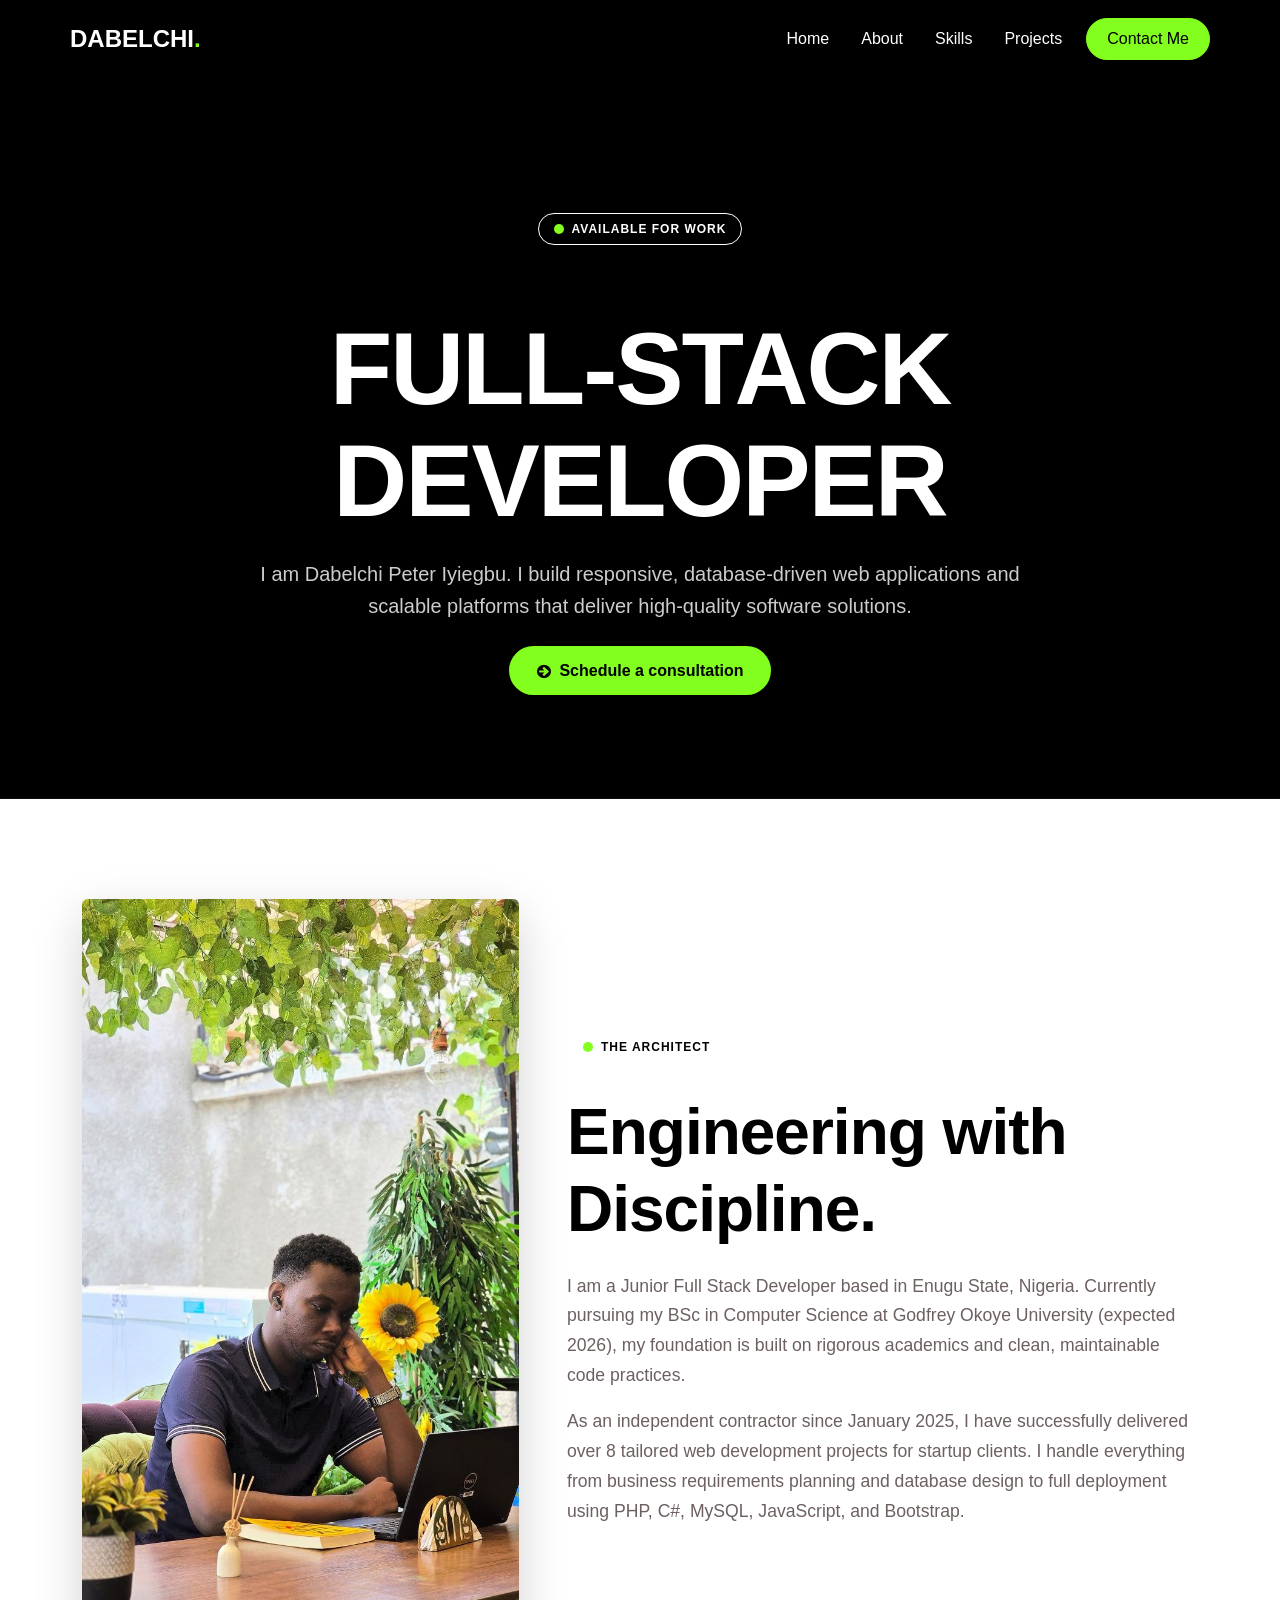
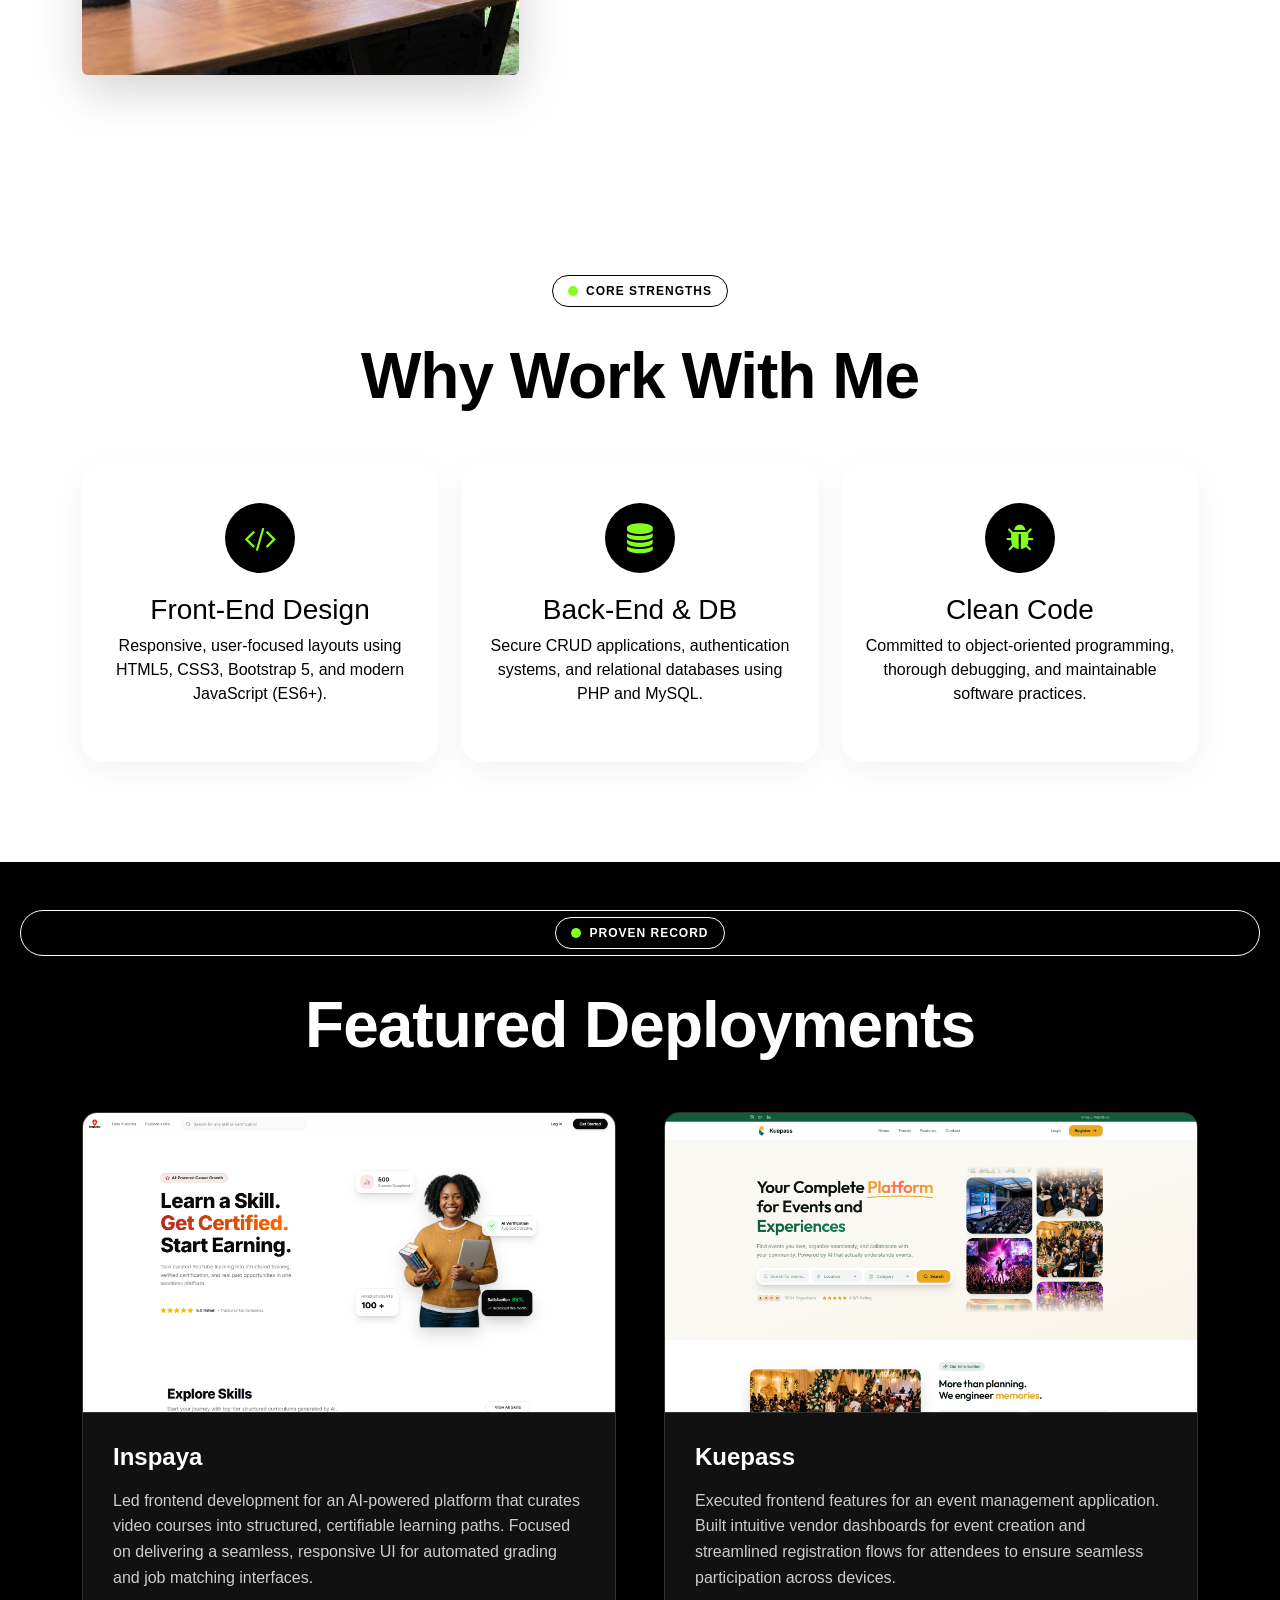
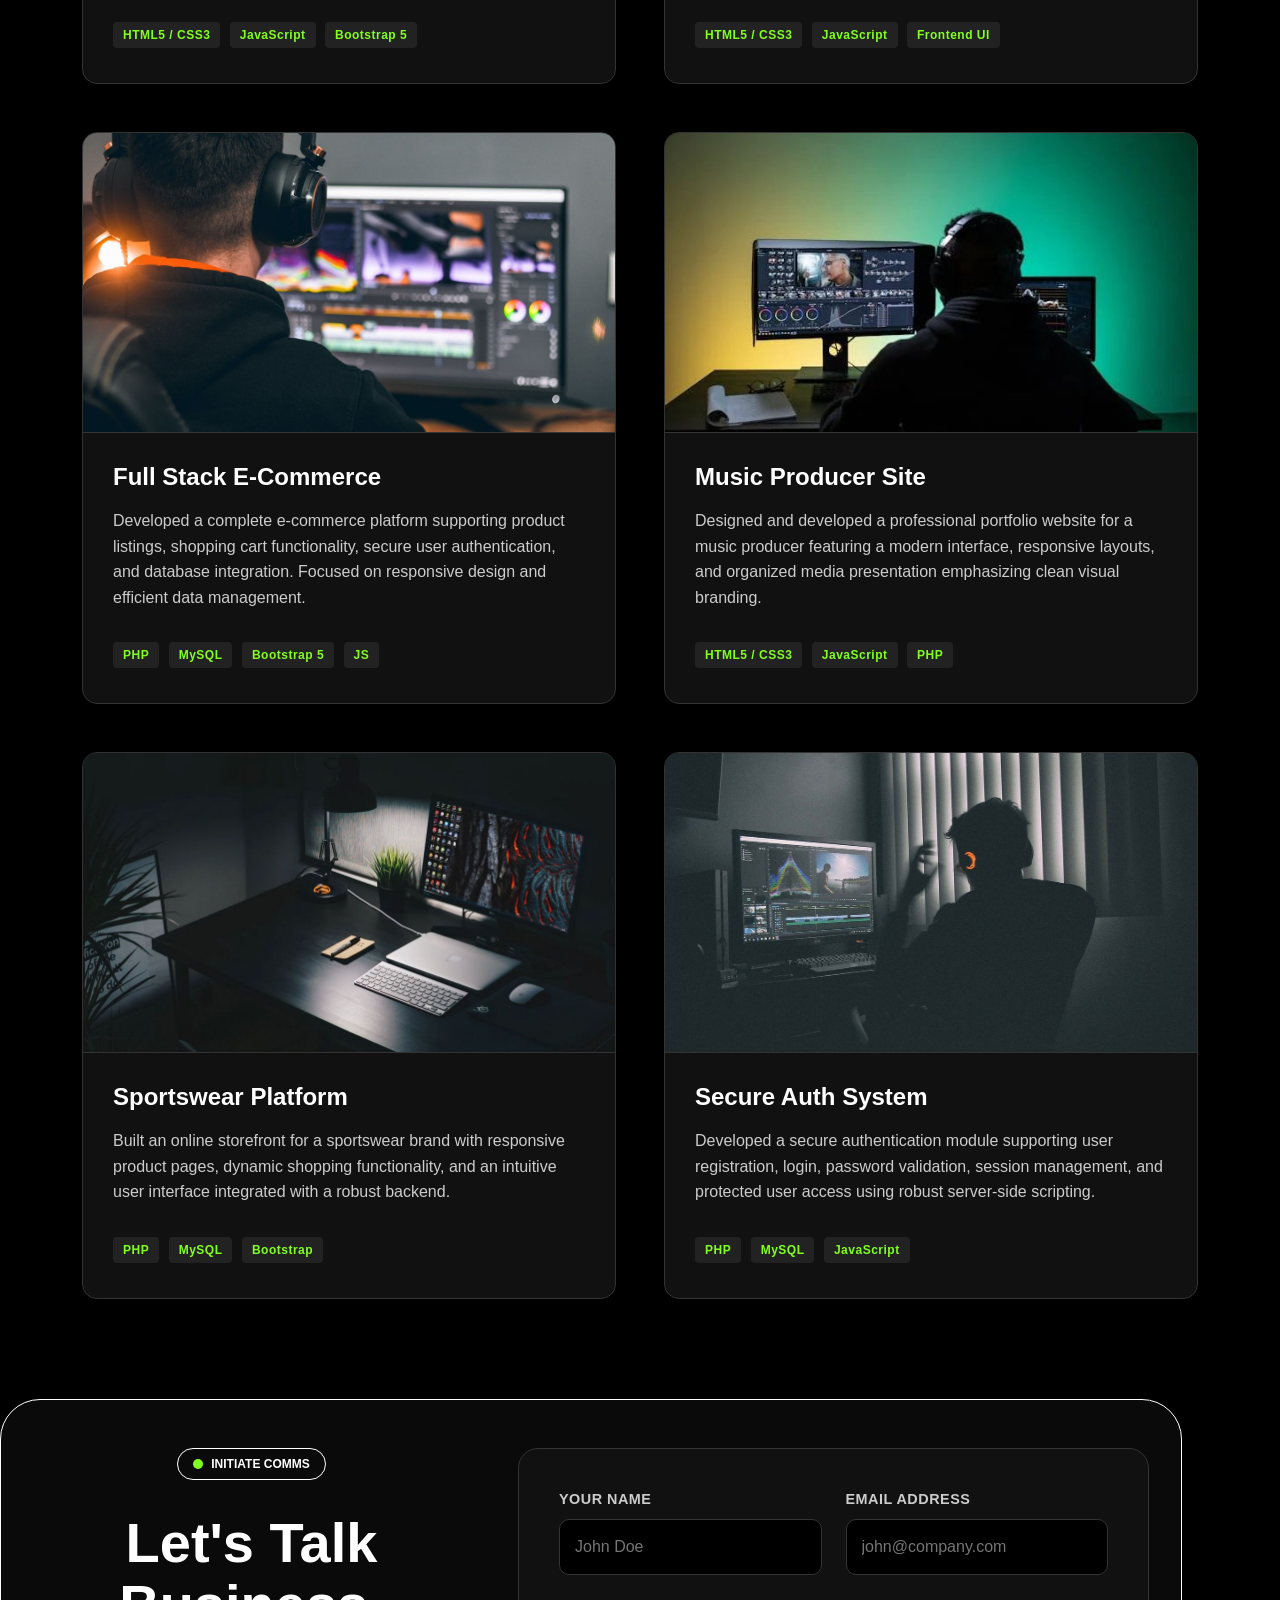
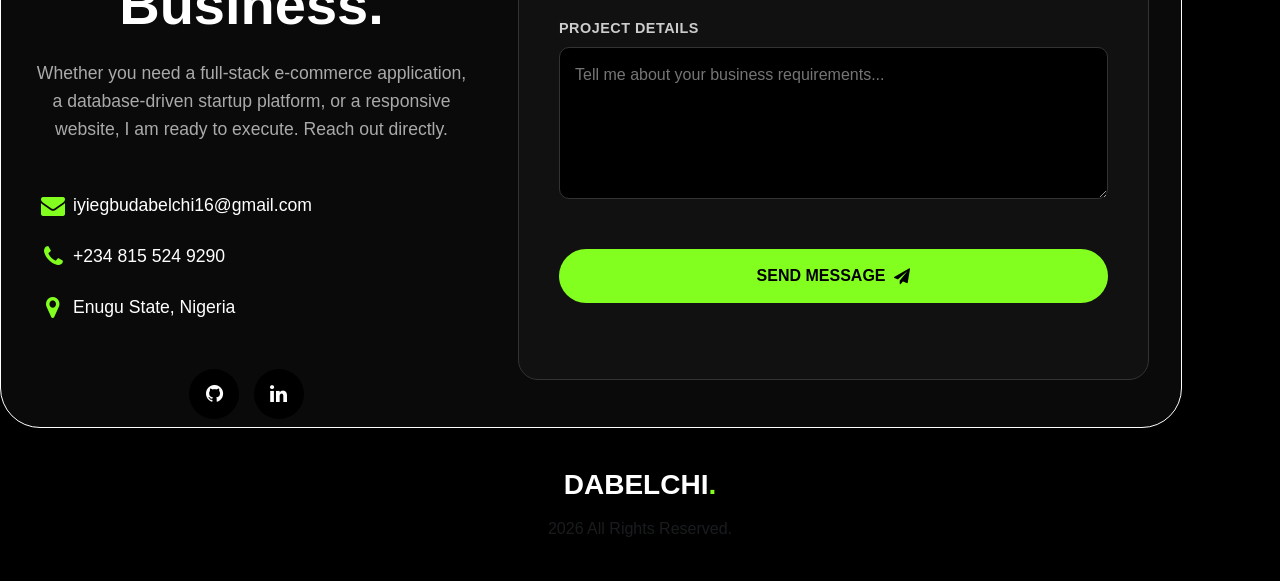
<file: index.html>
<!DOCTYPE html>
<html lang="en">
<head>
  <meta charset="UTF-8">
  <meta name="viewport" content="width=device-width, initial-scale=1">
  <title>Dabelchi Peter Iyiegbu | Junior Full Stack Developer</title>
  <link href="https://cdn.jsdelivr.net/npm/bootstrap@5.3.3/dist/css/bootstrap.min.css" rel="stylesheet">
  <link rel="stylesheet" href="https://cdnjs.cloudflare.com/ajax/libs/font-awesome/4.7.0/css/font-awesome.min.css">
  <link rel="stylesheet" href="css/project.css">
  <style>
    /* Single Page Specific Styles */
    html {
      scroll-behavior: smooth;
    }
    section {
      /* Prevents the sticky header from covering section titles when scrolling */
      scroll-margin-top: 80px; 
    }
    .tech-tag {
        display: inline-block;
        background-color: #222;
        color: var(--primary-color);
        font-size: 0.75rem;
        font-weight: 700;
        padding: 4px 10px;
        border-radius: 4px;
        margin-right: 5px;
        margin-bottom: 5px;
        letter-spacing: 0.5px;
    }
    .contact-card { background-color: #111; border: 1px solid #333; border-radius: 20px; padding: 40px; }
    .contact-info-item { display: flex; align-items: center; margin-bottom: 25px; font-size: 1.1rem; }
    .contact-info-item i { color: var(--primary-color); font-size: 1.5rem; width: 40px; }
    .form-group { margin-bottom: 20px; text-align: left; }
    .form-group label { display: block; margin-bottom: 8px; font-size: 0.9rem; font-weight: 600; letter-spacing: 0.5px; color: #ccc; }
    .form-group input, .form-group textarea { width: 100%; padding: 15px; background-color: #000; border: 1px solid #333; border-radius: 10px; color: white; font-family: inherit; transition: all 0.3s ease; }
    .form-group input:focus, .form-group textarea:focus { outline: none; border-color: var(--primary-color); box-shadow: 0 0 0 2px rgba(130, 255, 31, 0.2); }
    .error-text { display: block; color: #ff4d4d; font-size: 0.8rem; font-weight: 600; margin-top: 5px; min-height: 18px; }
    .input-error { border-color: #ff4d4d !important; background-color: rgba(255, 77, 77, 0.05) !important; }
  </style>
</head>
<body>

<!-- NAVBAR -->
<header class="bg-black sticky-top">
  <nav class="navbar navbar-expand-md container py-3">
    <a class="navbar-brand m-0 text-white" href="#home" style="font-size: 1.5rem; font-weight: 800;">
      DABELCHI<span style="color: var(--primary-color);">.</span>
    </a>
    <button class="navbar-toggler border-0 shadow-none text-white fs-3" type="button" data-bs-toggle="collapse" data-bs-target="#mobileNav" aria-controls="mobileNav" aria-expanded="false" aria-label="Toggle navigation" style="padding: 0;" id="mobileMenuBtn">
      <i class="fa fa-bars"></i>
    </button>
    <div class="collapse navbar-collapse justify-content-end" id="mobileNav">
      <div class="navbar-nav align-items-center gap-3 mt-4 mt-md-0 pb-3 pb-md-0 text-center text-md-start" id="navLinks">
        <a class="nav-link text-white" href="#home">Home</a>
        <a class="nav-link text-white" href="#about">About</a>
        <a class="nav-link text-white" href="#skills">Skills</a>
        <a class="nav-link text-white" href="#projects">Projects</a>
        <a class="nav-link mt-2 mt-md-0" href="#contact" id="contact" style="background-color: var(--primary-color); color: black; border-color: var(--primary-color);">Contact Me</a>
      </div>
    </div>
  </nav>
</header>

<main>
<!-- HERO SECTION -->
<section id="home" class="intro-section text-center reveal">
  <div class="ava mx-auto my-5">
    <span class="ava-circle me-2"></span> AVAILABLE FOR WORK
  </div>
  <div class="Wilson">
    <h2>FULL-STACK<br>DEVELOPER</h2>
  </div>
  <div class="description mx-auto">
    I am Dabelchi Peter Iyiegbu. I build responsive, database-driven web applications and scalable platforms that deliver high-quality software solutions.
    <p>
      <a href="#contact" class="cta-button mt-4">
        <i class="fa fa-arrow-circle-right"></i> &nbsp; Schedule a consultation
      </a>
    </p>
  </div>
</section>

<hr style="border-color: #333; margin: 0;">

<!-- ABOUT SECTION -->
<section id="about" class="journey reveal" style="padding: 100px 20px;">
  <div class="container">
    <div class="row align-items-center g-5">
      <div class="col-md-5">
        <img src="img/image.png" class="img-fluid rounded shadow-lg" alt="Dabelchi Peter Iyiegbu">
      </div>
      <div class="col-md-7 text-start">
        <div class="journey-title d-inline-flex align-items-center mb-3" style="border: 1px solid white; padding: 6px 15px; border-radius: 40px; font-size: 12px; font-weight: 600;">
          <span class="ava-circle me-2"></span> THE ARCHITECT
        </div>
        <h3 class="journey-title2 mb-4" style="font-size: clamp(2.5rem, 5vw, 4rem); font-weight: 800;">Engineering with <br> Discipline.</h3>
        <p style="font-size: 1.1rem; line-height: 1.7; color: #6d6060;">
          I am a Junior Full Stack Developer based in Enugu State, Nigeria. Currently pursuing my BSc in Computer Science at Godfrey Okoye University (expected 2026), my foundation is built on rigorous academics and clean, maintainable code practices.
        </p>
        <p style="font-size: 1.1rem; line-height: 1.7; color: #6d6060;">
          As an independent contractor since January 2025, I have successfully delivered over 8 tailored web development projects for startup clients. I handle everything from business requirements planning and database design to full deployment using PHP, C#, MySQL, JavaScript, and Bootstrap.
        </p>
      </div>
    </div>
  </div>
</section>

<!-- SKILLS SECTION -->
<section id="skills" class="work-section text-center reveal">
  <div class="work-title mx-auto d-inline-flex align-items-center mb-3">
    <span class="ava-circle me-2"></span> CORE STRENGTHS
  </div>
  <h2 class="work-title2 mb-5">Why Work With Me</h2>
  <div class="container">
    <div class="row g-4 justify-content-center">
      <div class="col-12 col-md-4">
        <div class="work-item h-100">
          <div class="nav-phone"><i class="fa fa-code"></i></div>
          <h3>Front-End Design</h3>
          <p>Responsive, user-focused layouts using HTML5, CSS3, Bootstrap 5, and modern JavaScript (ES6+).</p>
        </div>
      </div>
      <div class="col-12 col-md-4">
        <div class="work-item h-100">
          <div class="nav-phone"><i class="fa fa-database"></i></div>
          <h3>Back-End & DB</h3>
          <p>Secure CRUD applications, authentication systems, and relational databases using PHP and MySQL.</p>
        </div>
      </div>
      <div class="col-12 col-md-4">
        <div class="work-item h-100">
          <div class="nav-phone"><i class="fa fa-bug"></i></div>
          <h3>Clean Code</h3>
          <p>Committed to object-oriented programming, thorough debugging, and maintainable software practices.</p>
        </div>
      </div>
    </div>
  </div>
</section>

<!-- PROJECTS SECTION -->
<!-- PROJECTS SECTION -->
<section id="projects" class="portfolio-section reveal pt-5">
  <div class="portfolio-title mx-auto d-inline-flex align-items-center mb-3 text-center w-100 justify-content-center">
    <div style="border: 1px solid white; padding: 6px 15px; border-radius: 40px; font-size: 12px; font-weight: 600; display: inline-flex; align-items: center;">
      <span class="ava-circle me-2"></span> PROVEN RECORD
    </div>
  </div>
  <h2 class="portfolio-title2 text-center mb-5">Featured Deployments</h2>
  <div class="container">
    <div class="row g-5">
      
      <!-- New Project 1: Inspaya -->
      <div class="col-12 col-lg-6">
        <div class="gallery h-100 d-flex flex-column">
          <a href="https://inspaya.net" target="_blank" rel="noopener noreferrer" style="text-decoration: none; color: inherit; display: flex; flex-direction: column; height: 100%;">
            <img src="img/inspaya.png" alt="Inspaya Learning Platform">
            <div class="desc d-flex flex-column text-start flex-grow-1" style="padding: 30px;">
              <div class="d-flex justify-content-between align-items-center mb-3">
                <h3 style="font-size: 1.5rem; font-weight: 800; margin: 0;">Inspaya</h3>
              </div>
              <p style="color: #ccc; line-height: 1.6; font-size: 1rem; flex-grow: 1;">
                Led frontend development for an AI-powered platform that curates video courses into structured, certifiable learning paths. Focused on delivering a seamless, responsive UI for automated grading and job matching interfaces.
              </p>
              <div class="mt-3">
                <span class="tech-tag">HTML5 / CSS3</span>
                <span class="tech-tag">JavaScript</span>
                <span class="tech-tag">Bootstrap 5</span>
              </div>
            </div>
          </a>
        </div>
      </div>

      <!-- New Project 2: Kuepass -->
      <div class="col-12 col-lg-6">
        <div class="gallery h-100 d-flex flex-column">
          <a href="https://kuepass.com" target="_blank" rel="noopener noreferrer" style="text-decoration: none; color: inherit; display: flex; flex-direction: column; height: 100%;">
            <img src="img/kuepass.png" alt="Kuepass Event Management">
            <div class="desc d-flex flex-column text-start flex-grow-1" style="padding: 30px;">
              <div class="d-flex justify-content-between align-items-center mb-3">
                <h3 style="font-size: 1.5rem; font-weight: 800; margin: 0;">Kuepass</h3>
              </div>
              <p style="color: #ccc; line-height: 1.6; font-size: 1rem; flex-grow: 1;">
                Executed frontend features for an event management application. Built intuitive vendor dashboards for event creation and streamlined registration flows for attendees to ensure seamless participation across devices.
              </p>
              <div class="mt-3">
                <span class="tech-tag">HTML5 / CSS3</span>
                <span class="tech-tag">JavaScript</span>
                <span class="tech-tag">Frontend UI</span>
              </div>
            </div>
          </a>
        </div>
      </div>

      <!-- Existing Project 1 -->
      <div class="col-12 col-lg-6">
        <div class="gallery h-100 d-flex flex-column">
          <img src="img/laptop3.jpg" alt="E-Commerce Website">
          <div class="desc d-flex flex-column text-start flex-grow-1" style="padding: 30px;">
            <div class="d-flex justify-content-between align-items-center mb-3">
              <h3 style="font-size: 1.5rem; font-weight: 800; margin: 0;">Full Stack E-Commerce</h3>
            </div>
            <p style="color: #ccc; line-height: 1.6; font-size: 1rem; flex-grow: 1;">
              Developed a complete e-commerce platform supporting product listings, shopping cart functionality, secure user authentication, and database integration. Focused on responsive design and efficient data management.
            </p>
            <div class="mt-3">
              <span class="tech-tag">PHP</span>
              <span class="tech-tag">MySQL</span>
              <span class="tech-tag">Bootstrap 5</span>
              <span class="tech-tag">JS</span>
            </div>
          </div>
        </div>
      </div>

      <!-- Existing Project 2 -->
      <div class="col-12 col-lg-6">
        <div class="gallery h-100 d-flex flex-column">
          <img src="img/laptop4.jpg" alt="Music Producer Website">
          <div class="desc d-flex flex-column text-start flex-grow-1" style="padding: 30px;">
            <div class="d-flex justify-content-between align-items-center mb-3">
              <h3 style="font-size: 1.5rem; font-weight: 800; margin: 0;">Music Producer Site</h3>
            </div>
            <p style="color: #ccc; line-height: 1.6; font-size: 1rem; flex-grow: 1;">
              Designed and developed a professional portfolio website for a music producer featuring a modern interface, responsive layouts, and organized media presentation emphasizing clean visual branding.
            </p>
            <div class="mt-3">
              <span class="tech-tag">HTML5 / CSS3</span>
              <span class="tech-tag">JavaScript</span>
              <span class="tech-tag">PHP</span>
            </div>
          </div>
        </div>
      </div>

      <!-- Existing Project 3 -->
      <div class="col-12 col-lg-6">
        <div class="gallery h-100 d-flex flex-column">
          <img src="img/laptop1.jpg" alt="Sportswear E-Commerce">
          <div class="desc d-flex flex-column text-start flex-grow-1" style="padding: 30px;">
            <div class="d-flex justify-content-between align-items-center mb-3">
              <h3 style="font-size: 1.5rem; font-weight: 800; margin: 0;">Sportswear Platform</h3>
            </div>
            <p style="color: #ccc; line-height: 1.6; font-size: 1rem; flex-grow: 1;">
              Built an online storefront for a sportswear brand with responsive product pages, dynamic shopping functionality, and an intuitive user interface integrated with a robust backend.
            </p>
            <div class="mt-3">
              <span class="tech-tag">PHP</span>
              <span class="tech-tag">MySQL</span>
              <span class="tech-tag">Bootstrap</span>
            </div>
          </div>
        </div>
      </div>

      <!-- Existing Project 4 -->
      <div class="col-12 col-lg-6">
        <div class="gallery h-100 d-flex flex-column">
          <img src="img/laptop2.jpg" alt="User Authentication System">
          <div class="desc d-flex flex-column text-start flex-grow-1" style="padding: 30px;">
            <div class="d-flex justify-content-between align-items-center mb-3">
              <h3 style="font-size: 1.5rem; font-weight: 800; margin: 0;">Secure Auth System</h3>
            </div>
            <p style="color: #ccc; line-height: 1.6; font-size: 1rem; flex-grow: 1;">
              Developed a secure authentication module supporting user registration, login, password validation, session management, and protected user access using robust server-side scripting.
            </p>
            <div class="mt-3">
              <span class="tech-tag">PHP</span>
              <span class="tech-tag">MySQL</span>
              <span class="tech-tag">JavaScript</span>
            </div>
          </div>
        </div>
      </div>

    </div>
  </div>
</section>

<!-- CONTACT SECTION -->
<section id="contact" class="portfolio-section reveal pt-5" style="background-color: #0a0a0a;">
  <div class="container">
    <div class="row g-5 align-items-start">
      <div class="col-12 col-md-5">
        <div class="d-inline-flex align-items-center mb-3" style="border: 1px solid white; padding: 6px 15px; border-radius: 40px; font-size: 12px; font-weight: 600;">
          <span class="ava-circle me-2"></span> INITIATE COMMS
        </div>
        <h3 class="mb-4 mt-3" style="font-weight: 800; font-size: clamp(2.5rem, 5vw, 3.5rem); line-height: 1.1;">Let's Talk <br> Business.</h3>
        <p class="mb-5" style="color: #aaa; font-size: 1.1rem; line-height: 1.6;">
          Whether you need a full-stack e-commerce application, a database-driven startup platform, or a responsive website, I am ready to execute. Reach out directly.
        </p>
        <div class="contact-info-item">
          <i class="fa fa-envelope"></i>
          <span>iyiegbudabelchi16@gmail.com</span>
        </div>
        <div class="contact-info-item">
          <i class="fa fa-phone"></i>
          <span>+234 815 524 9290</span>
        </div>
        <div class="contact-info-item">
          <i class="fa fa-map-marker"></i>
          <span>Enugu State, Nigeria</span>
        </div>
        <div class="mt-5">
          <a href="https://github.com/Dabel04" target="_blank" class="media"><i class="fa fa-github"></i></a>
          <a href="#" class="media"><i class="fa fa-linkedin"></i></a>
        </div>
      </div>
      <div class="col-12 col-md-7">
        <div class="contact-card">
          <form id="contactForm">
            <div class="row">
              <div class="col-12 col-md-6 form-group">
                <label>YOUR NAME</label>
                <input type="text" id="contactName" placeholder="John Doe">
                <span id="nameError" class="error-text"></span>
              </div>
              <div class="col-12 col-md-6 form-group">
                <label>EMAIL ADDRESS</label>
                <input type="email" id="contactEmail" placeholder="john@company.com">
                <span id="emailError" class="error-text"></span>
              </div>
            </div>
            <div class="form-group">
              <label>PROJECT DETAILS</label>
              <textarea id="contactMessage" rows="5" placeholder="Tell me about your business requirements..."></textarea>
              <span id="messageError" class="error-text"></span>
            </div>
            <button type="submit" id="submitBtn" class="cta-button w-100" style="border: none; cursor: pointer; justify-content: center; padding: 15px;">
              SEND MESSAGE &nbsp; <i class="fa fa-paper-plane"></i>
            </button>
            <div id="formStatus" class="mt-3 text-center fw-bold" style="min-height: 20px; color: var(--primary-color);"></div>
          </form>
        </div>
      </div>
    </div>
  </div>
</section>
</main>

<footer class="footer text-center mt-0" style="background-color: #000; padding: 40px 0;">
  <div class="footer2">
    <h3 style="font-weight: 800;">DABELCHI<span style="color: var(--primary-color);">.</span></h3>
    <p class="mt-3 text-muted m-0"><span id="currentYear"></span> All Rights Reserved.</p>
  </div>
</footer>

<script src="https://cdn.jsdelivr.net/npm/bootstrap@5.3.3/dist/js/bootstrap.bundle.min.js"></script>
<script>
  // Dynamic Footer Year
  document.getElementById('currentYear').textContent = new Date().getFullYear();

  // Mobile Menu Toggle & Auto-Close on Click
  const mobileMenuBtn = document.querySelector('.navbar-toggler');
  const navLinksContainer = document.getElementById('mobileNav');
  const navItems = document.querySelectorAll('.nav-link');
  const menuIcon = mobileMenuBtn.querySelector('i');

  navItems.forEach(item => {
    item.addEventListener('click', () => {
      if (window.innerWidth < 768) {
        let bsCollapse = new bootstrap.Collapse(navLinksContainer, { toggle: false });
        bsCollapse.hide();
      }
    });
  });

  // Scroll Reveal Logic
  const revealElements = document.querySelectorAll('.reveal');
  const revealOptions = { threshold: 0.15, rootMargin: "0px 0px -50px 0px" };
  const revealOnScroll = new IntersectionObserver(function(entries, observer) {
    entries.forEach(entry => {
      if (!entry.isIntersecting) return;
      entry.target.classList.add('active');
      observer.unobserve(entry.target);
    });
  }, revealOptions);
  revealElements.forEach(el => revealOnScroll.observe(el));

  // Form Validation Logic
  const contactForm = document.getElementById('contactForm');
  const nameInput = document.getElementById('contactName');
  const emailInput = document.getElementById('contactEmail');
  const messageInput = document.getElementById('contactMessage');
  const submitBtn = document.getElementById('submitBtn');
  const formStatus = document.getElementById('formStatus');

  contactForm.addEventListener('submit', function(e) {
    e.preventDefault();
    let hasError = false;

    if (nameInput.value.trim().length === 0) {
      document.getElementById('nameError').textContent = "Name is required.";
      nameInput.classList.add('input-error');
      hasError = true;
    }
    if (emailInput.value.trim().length === 0) {
      document.getElementById('emailError').textContent = "Email is required.";
      emailInput.classList.add('input-error');
      hasError = true;
    }
    if (messageInput.value.trim().length === 0) {
      document.getElementById('messageError').textContent = "Please provide project details.";
      messageInput.classList.add('input-error');
      hasError = true;
    }
    if (hasError) return;

    submitBtn.disabled = true;
    submitBtn.innerHTML = "SENDING... <i class='fa fa-spinner fa-spin'></i>";
    submitBtn.style.backgroundColor = "#555";
    submitBtn.style.color = "#fff";

    setTimeout(() => {
      contactForm.reset();
      submitBtn.disabled = false;
      submitBtn.innerHTML = "MESSAGE SENT &nbsp; <i class='fa fa-check'></i>";
      submitBtn.style.backgroundColor = "var(--primary-color)";
      submitBtn.style.color = "black";
      formStatus.textContent = "I've received your message. I'll be in touch shortly.";
      
      setTimeout(() => {
         submitBtn.innerHTML = "SEND MESSAGE &nbsp; <i class='fa fa-paper-plane'></i>";
         formStatus.textContent = "";
       }, 4000);
    }, 1500);
  });

  [nameInput, emailInput, messageInput].forEach(input => {
    input.addEventListener('input', function() {
      this.classList.remove('input-error');
      this.nextElementSibling.textContent = "";
    });
  });
</script>
</body>
</html>
</file>
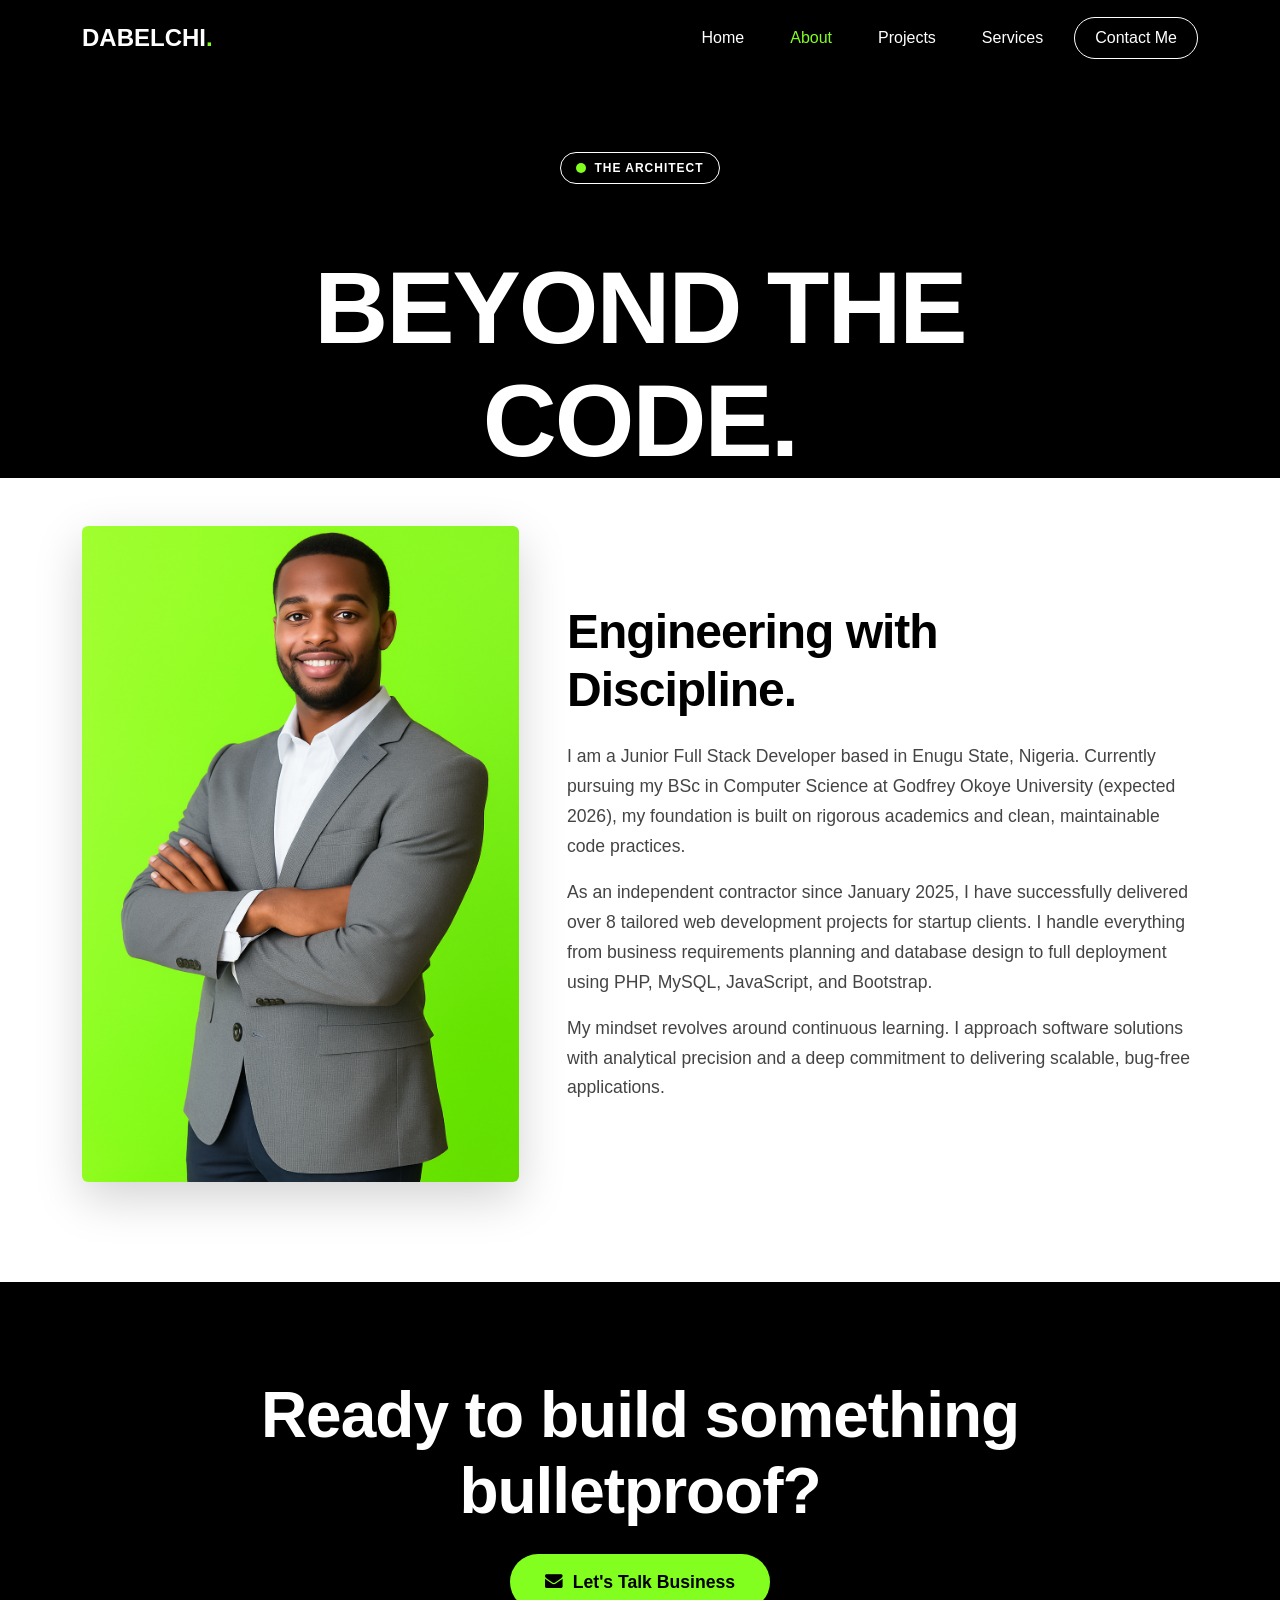
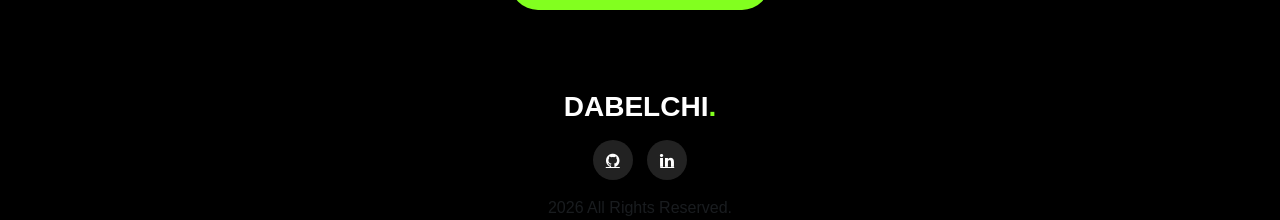
<file: about.html>
<!DOCTYPE html>
<html lang="en">
<head>
  <meta charset="UTF-8">
  <meta name="viewport" content="width=device-width, initial-scale=1">
  <title>About | Dabelchi Peter Iyiegbu</title>
  <link href="https://cdn.jsdelivr.net/npm/bootstrap@5.3.3/dist/css/bootstrap.min.css" rel="stylesheet">
  <link rel="stylesheet" href="https://cdnjs.cloudflare.com/ajax/libs/font-awesome/4.7.0/css/font-awesome.min.css">
  <link rel="stylesheet" href="css/project.css">
</head>
<body>
<header class="bg-black">
  <nav class="container d-flex justify-content-between align-items-center py-3">
    <h1 class="m-0 text-white" style="font-size: 1.5rem; font-weight: 800;">DABELCHI<span style="color: var(--primary-color);">.</span></h1>
    <div class="nav-links d-none d-md-flex flex-wrap align-items-center gap-3">
      <a href="index.html">Home</a>
      <a href="about.html" style="color: var(--primary-color);">About</a>
      <a href="project.html">Projects</a>
      <a href="register.html">Services</a>
      <a href="contact.html" id="contact">Contact Me</a>
    </div>
    <div class="d-md-none text-white fs-3">
      <i class="fa fa-bars"></i>
    </div>
  </nav>
</header>
<main>
<section class="intro-section text-center reveal" style="min-height: 50vh;">
  <div class="ava mx-auto my-5">
    <span class="ava-circle me-2"></span> THE ARCHITECT
  </div>
  <div class="Wilson">
    <h2>BEYOND THE <br> CODE.</h2>
  </div>
</section>

<section class="journey reveal pt-0">
  <div class="container">
    <div class="row align-items-center g-5">
      <div class="col-md-5">
        <img src="img/man7.png" class="img-fluid rounded shadow-lg" alt="Dabelchi Peter Iyiegbu">
      </div>
      <div class="col-md-7 text-start">
        <h3 class="journey-title2 mb-4" style="font-size: clamp(2rem, 4vw, 3rem);">Engineering with <br> Discipline.</h3>
        <p style="font-size: 1.1rem; line-height: 1.7; color: #444;">
          I am a Junior Full Stack Developer based in Enugu State, Nigeria. Currently pursuing my BSc in Computer Science at Godfrey Okoye University (expected 2026), my foundation is built on rigorous academics and clean, maintainable code practices.
        </p>
        <p style="font-size: 1.1rem; line-height: 1.7; color: #444;">
          As an independent contractor since January 2025, I have successfully delivered over 8 tailored web development projects for startup clients. I handle everything from business requirements planning and database design to full deployment using PHP, MySQL, JavaScript, and Bootstrap.
        </p>
        <p style="font-size: 1.1rem; line-height: 1.7; color: #444;">
          My mindset revolves around continuous learning. I approach software solutions with analytical precision and a deep commitment to delivering scalable, bug-free applications.
        </p>
      </div>
    </div>
  </div>
</section>

<section class="portfolio-design text-center reveal" style="padding: 80px 20px;">
    <h2 class="portfolio-title2 mb-4">Ready to build something <br> bulletproof?</h2>
    <a href="contact.html" class="cta-button" style="font-size: 1.1rem; padding: 15px 35px;">
      <i class="fa fa-envelope"></i> &nbsp; Let's Talk Business
    </a>
</section>
</main>
<footer class="footer text-center">
  <div class="footer2">
    <h3 style="font-weight: 800;">DABELCHI<span style="color: var(--primary-color);">.</span></h3>
    <div class="mt-3 mb-3">
        <a href="https://github.com/Dabel04" target="_blank" class="footer-icon"><i class="fa fa-github"></i></a>
        <a href="#" class="footer-icon"><i class="fa fa-linkedin"></i></a>
    </div>
    <p class="text-muted m-0"> <span id="currentYear"></span> All Rights Reserved.</p>
  </div>
</footer>
<script>
  document.getElementById('currentYear').textContent = new Date().getFullYear();
  const revealElements = document.querySelectorAll('.reveal');
  const revealOptions = { threshold: 0.15, rootMargin: "0px 0px -50px 0px" };
  const revealOnScroll = new IntersectionObserver(function(entries, observer) {
    entries.forEach(entry => {
      if (!entry.isIntersecting) return;
      entry.target.classList.add('active');
      observer.unobserve(entry.target);
    });
  }, revealOptions);
  revealElements.forEach(el => revealOnScroll.observe(el));
</script>
</body>
</html>
</file>
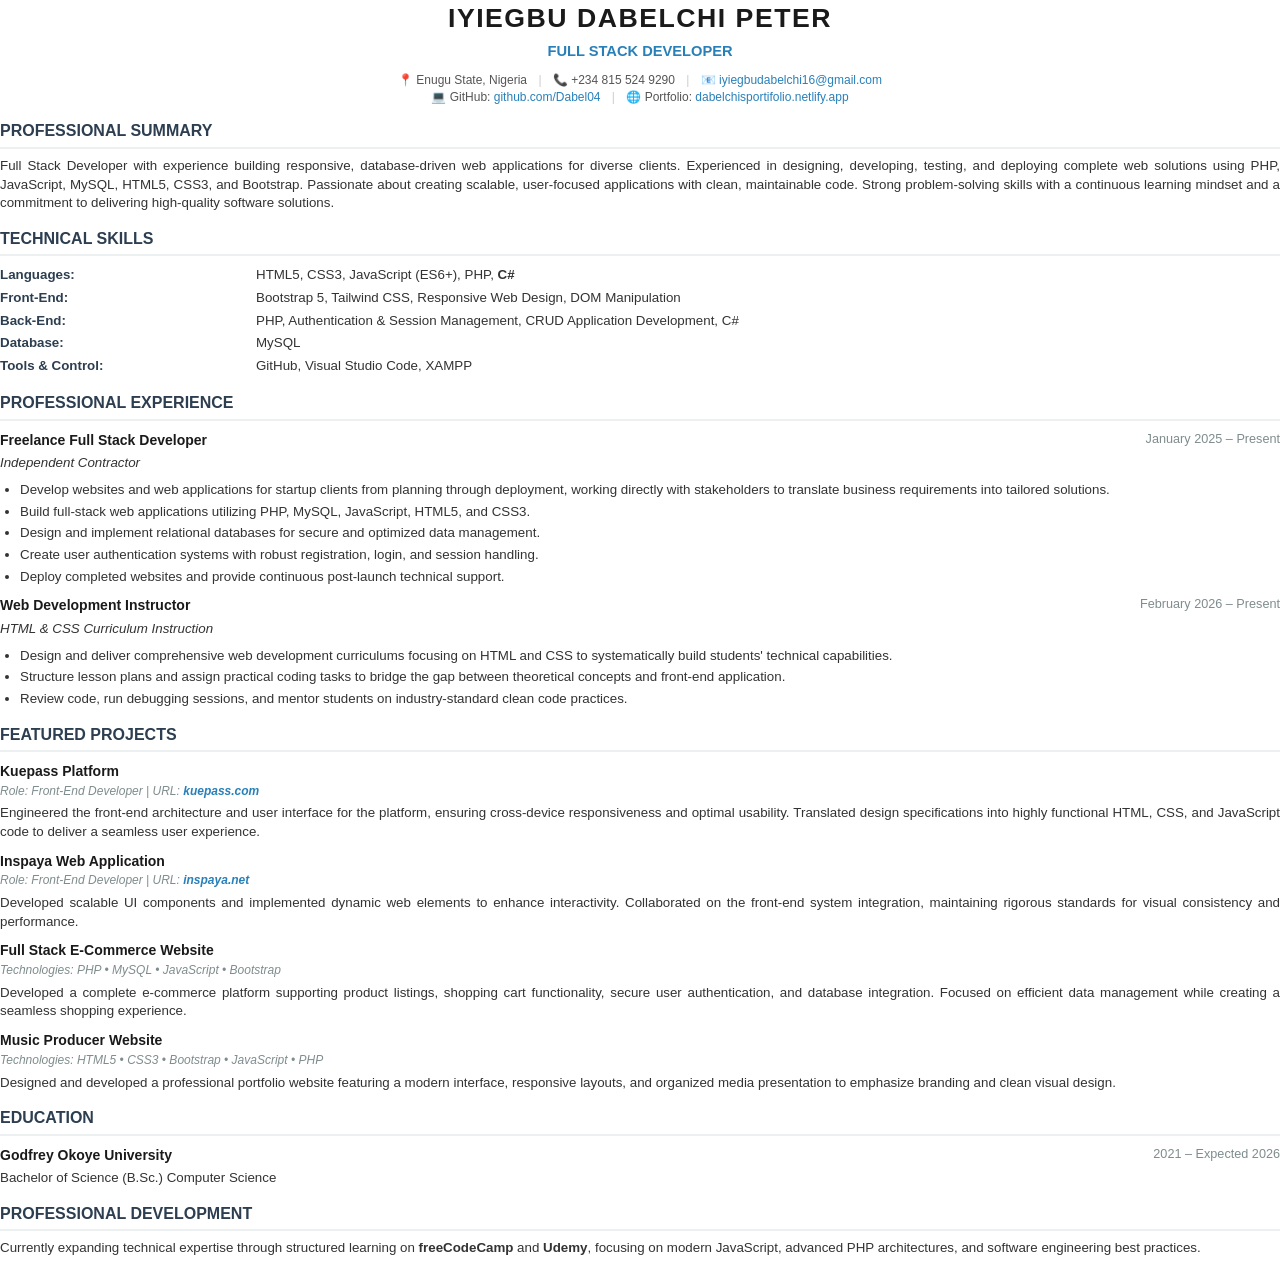
<file: cv.html>
<!DOCTYPE html>
<html lang="en">
<head>
<meta charset="UTF-8">
<style>
@page { 
    size: A4; 
    margin: 15mm 18mm; 
    background-color: #ffffff; 
}
body { 
    font-family: 'Segoe UI', Roboto, 'Helvetica Neue', Arial, sans-serif; 
    color: #333333; 
    line-height: 1.4; 
    font-size: 10pt; 
    margin: 0; 
    padding: 0;
}
*, *::before, *::after { box-sizing: border-box; }
h1 { 
    color: #1a1a1a; 
    font-size: 20pt; 
    margin: 0 0 4px 0; 
    text-align: center; 
    letter-spacing: 1.5px;
}
.subtitle { 
    text-align: center; 
    font-size: 11pt; 
    color: #2980b9; 
    margin-bottom: 10px; 
    font-weight: 600; 
    text-transform: uppercase;
}
.contact-info { 
    text-align: center; 
    font-size: 9pt; 
    color: #555555; 
    margin-bottom: 15px; 
}
.contact-info a {
    color: #2980b9;
    text-decoration: none;
}
.contact-separator { margin: 0 8px; color: #ccc; }

h2 { 
    color: #2c3e50; 
    font-size: 12pt; 
    border-bottom: 2px solid #ecf0f1; 
    padding-bottom: 4px; 
    margin-top: 15px; 
    margin-bottom: 8px; 
    text-transform: uppercase;
    page-break-after: avoid;
}
h3 { 
    font-size: 10.5pt; 
    color: #1a1a1a; 
    margin-bottom: 3px; 
    margin-top: 10px;
    page-break-after: avoid;
}
.date-right { 
    float: right; 
    font-size: 9.5pt; 
    color: #7f8c8d; 
    font-weight: 400; 
}
p { 
    margin: 4px 0 8px 0; 
    text-align: justify; 
}
ul { 
    margin: 4px 0 8px 0; 
    padding-left: 20px; 
}
li { 
    margin-bottom: 3px; 
}

table {
    width: 100%;
    border-collapse: collapse;
    margin-bottom: 8px;
}
td {
    vertical-align: top;
    padding: 2px 0;
}
.skill-category {
    width: 20%;
    font-weight: 600;
    color: #2c3e50;
}
.project-tech {
    font-size: 9pt;
    font-style: italic;
    color: #7f8c8d;
    margin-top: -2px;
    margin-bottom: 5px;
}
.project-tech a {
    color: #2980b9;
    text-decoration: none;
    font-weight: 600;
}
.two-col-list td {
    width: 50%;
}
</style>
</head>
<body>

<h1>IYIEGBU DABELCHI PETER</h1>
<div class="subtitle">Full Stack Developer</div>
<div class="contact-info">
    📍 Enugu State, Nigeria <span class="contact-separator">|</span> 
    📞 +234 815 524 9290 <span class="contact-separator">|</span> 
    📧 <a href="mailto:iyiegbudabelchi16@gmail.com">iyiegbudabelchi16@gmail.com</a><br>
    💻 GitHub: <a href="https://github.com/Dabel04">github.com/Dabel04</a> <span class="contact-separator">|</span>
    🌐 Portfolio: <a href="https://dabelchisportifolio.netlify.app/#about">dabelchisportifolio.netlify.app</a>
</div>

<h2>Professional Summary</h2>
<p>Full Stack Developer with experience building responsive, database-driven web applications for diverse clients. Experienced in designing, developing, testing, and deploying complete web solutions using PHP, JavaScript, MySQL, HTML5, CSS3, and Bootstrap. Passionate about creating scalable, user-focused applications with clean, maintainable code. Strong problem-solving skills with a continuous learning mindset and a commitment to delivering high-quality software solutions.</p>

<h2>Technical Skills</h2>
<table>
    <tr>
        <td class="skill-category">Languages:</td>
        <td>HTML5, CSS3, JavaScript (ES6+), PHP, <strong>C#</strong></td>
    </tr>
    <tr>
        <td class="skill-category">Front-End:</td>
        <td>Bootstrap 5, Tailwind CSS, Responsive Web Design, DOM Manipulation</td>
    </tr>
    <tr>
        <td class="skill-category">Back-End:</td>
        <td>PHP, Authentication & Session Management, CRUD Application Development, C#</td>
    </tr>
    <tr>
        <td class="skill-category">Database:</td>
        <td>MySQL</td>
    </tr>
    <tr>
        <td class="skill-category">Tools & Control:</td>
        <td>GitHub, Visual Studio Code, XAMPP</td>
    </tr>
</table>

<h2>Professional Experience</h2>

<h3>Freelance Full Stack Developer <span class="date-right">January 2025 – Present</span></h3>
<p><em>Independent Contractor</em></p>
<ul>
    <li>Develop websites and web applications for startup clients from planning through deployment, working directly with stakeholders to translate business requirements into tailored solutions.</li>
    <li>Build full-stack web applications utilizing PHP, MySQL, JavaScript, HTML5, and CSS3.</li>
    <li>Design and implement relational databases for secure and optimized data management.</li>
    <li>Create user authentication systems with robust registration, login, and session handling.</li>
    <li>Deploy completed websites and provide continuous post-launch technical support.</li>
</ul>

<h3>Web Development Instructor <span class="date-right">February 2026 – Present</span></h3>
<p><em>HTML & CSS Curriculum Instruction</em></p>
<ul>
    <li>Design and deliver comprehensive web development curriculums focusing on HTML and CSS to systematically build students' technical capabilities.</li>
    <li>Structure lesson plans and assign practical coding tasks to bridge the gap between theoretical concepts and front-end application.</li>
    <li>Review code, run debugging sessions, and mentor students on industry-standard clean code practices.</li>
</ul>

<h2>Featured Projects</h2>

<h3>Kuepass Platform</h3>
<div class="project-tech">Role: Front-End Developer | URL: <a href="https://kuepass.com">kuepass.com</a></div>
<p>Engineered the front-end architecture and user interface for the platform, ensuring cross-device responsiveness and optimal usability. Translated design specifications into highly functional HTML, CSS, and JavaScript code to deliver a seamless user experience.</p>

<h3>Inspaya Web Application</h3>
<div class="project-tech">Role: Front-End Developer | URL: <a href="https://inspaya.net">inspaya.net</a></div>
<p>Developed scalable UI components and implemented dynamic web elements to enhance interactivity. Collaborated on the front-end system integration, maintaining rigorous standards for visual consistency and performance.</p>

<h3>Full Stack E-Commerce Website</h3>
<div class="project-tech">Technologies: PHP • MySQL • JavaScript • Bootstrap</div>
<p>Developed a complete e-commerce platform supporting product listings, shopping cart functionality, secure user authentication, and database integration. Focused on efficient data management while creating a seamless shopping experience.</p>

<h3>Music Producer Website</h3>
<div class="project-tech">Technologies: HTML5 • CSS3 • Bootstrap • JavaScript • PHP</div>
<p>Designed and developed a professional portfolio website featuring a modern interface, responsive layouts, and organized media presentation to emphasize branding and clean visual design.</p>

<h2>Education</h2>
<h3>Godfrey Okoye University <span class="date-right">2021 – Expected 2026</span></h3>
<p>Bachelor of Science (B.Sc.) Computer Science</p>

<h2>Professional Development</h2>
<p>Currently expanding technical expertise through structured learning on <strong>freeCodeCamp</strong> and <strong>Udemy</strong>, focusing on modern JavaScript, advanced PHP architectures, and software engineering best practices.</p>

</body>
</html>
</file>
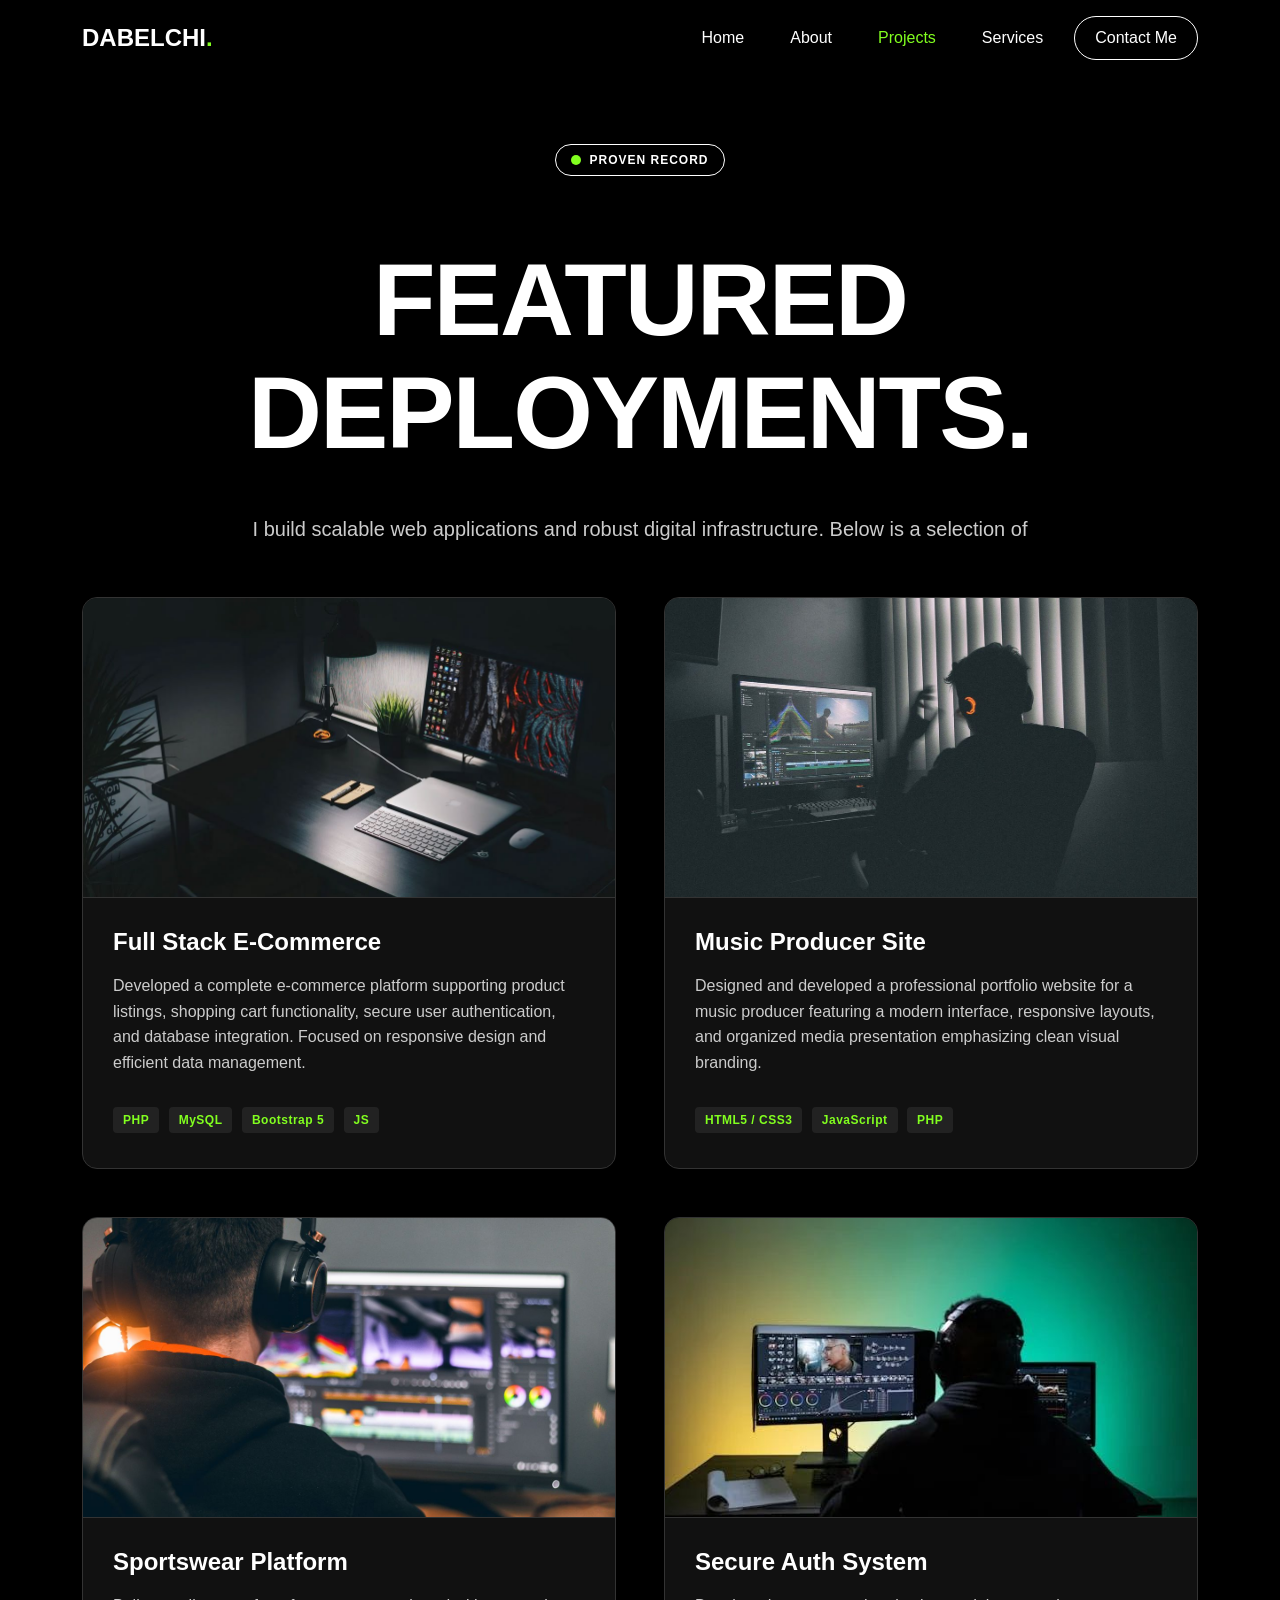
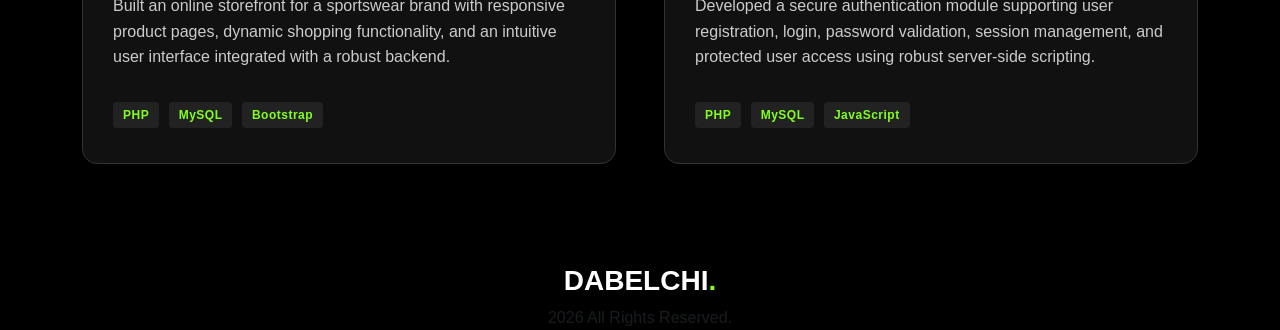
<file: Project.html>
<!DOCTYPE html>
<html lang="en">
<head>
  <meta charset="UTF-8">
  <meta name="viewport" content="width=device-width, initial-scale=1">
  <title>Projects | Dabelchi Peter Iyiegbu</title>
  <link href="https://cdn.jsdelivr.net/npm/bootstrap@5.3.3/dist/css/bootstrap.min.css" rel="stylesheet">
  <link rel="stylesheet" href="https://cdnjs.cloudflare.com/ajax/libs/font-awesome/4.7.0/css/font-awesome.min.css">
  <link rel="stylesheet" href="css/project.css">
  <style>
    .tech-tag {
        display: inline-block;
        background-color: #222;
        color: var(--primary-color);
        font-size: 0.75rem;
        font-weight: 700;
        padding: 4px 10px;
        border-radius: 4px;
        margin-right: 5px;
        margin-bottom: 5px;
        letter-spacing: 0.5px;
    }
  </style>
</head>
<body>
<header class="bg-black">
  <nav class="container d-flex justify-content-between align-items-center py-3">
    <h1 class="m-0 text-white" style="font-size: 1.5rem; font-weight: 800;">DABELCHI<span style="color: var(--primary-color);">.</span></h1>
    <div class="nav-links nav-links-container gap-3" id="navLinks">
      <a href="index.html">Home</a>
      <a href="about.html">About</a>
      <a href="project.html" style="color: var(--primary-color);">Projects</a>
      <a href="register.html">Services</a>
      <a href="contact.html" id="contact">Contact Me</a>
    </div>
    <div class="d-md-none text-white fs-3" id="mobileMenuBtn">
      <i class="fa fa-bars"></i>
    </div>
  </nav>
</header>
<main>
<section class="intro-section text-center reveal" style="min-height: 40vh;">
  <div class="ava mx-auto my-5">
    <span class="ava-circle me-2"></span> PROVEN RECORD
  </div>
  <div class="Wilson">
    <h2>FEATURED <br> DEPLOYMENTS.</h2>
  </div>
  <div class="description mx-auto mt-4">
    I build scalable web applications and robust digital infrastructure. Below is a selection of my recent freelance work.
  </div>
</section>

<section class="portfolio-section reveal pt-0">
  <div class="container">
    <div class="row g-5">
      <div class="col-12 col-lg-6">
        <div class="gallery h-100 d-flex flex-column">
          <img src="img/laptop1.jpg" alt="E-Commerce Website">
          <div class="desc d-flex flex-column text-start flex-grow-1" style="padding: 30px;">
            <div class="d-flex justify-content-between align-items-center mb-3">
              <h3 style="font-size: 1.5rem; font-weight: 800; margin: 0;">Full Stack E-Commerce</h3>
            </div>
            <p style="color: #ccc; line-height: 1.6; font-size: 1rem; flex-grow: 1;">
              Developed a complete e-commerce platform supporting product listings, shopping cart functionality, secure user authentication, and database integration. Focused on responsive design and efficient data management.
            </p>
            <div class="mt-3">
              <span class="tech-tag">PHP</span>
              <span class="tech-tag">MySQL</span>
              <span class="tech-tag">Bootstrap 5</span>
              <span class="tech-tag">JS</span>
            </div>
          </div>
        </div>
      </div>
      <div class="col-12 col-lg-6">
        <div class="gallery h-100 d-flex flex-column">
          <img src="img/laptop2.jpg" alt="Music Producer Website">
          <div class="desc d-flex flex-column text-start flex-grow-1" style="padding: 30px;">
            <div class="d-flex justify-content-between align-items-center mb-3">
              <h3 style="font-size: 1.5rem; font-weight: 800; margin: 0;">Music Producer Site</h3>
            </div>
            <p style="color: #ccc; line-height: 1.6; font-size: 1rem; flex-grow: 1;">
              Designed and developed a professional portfolio website for a music producer featuring a modern interface, responsive layouts, and organized media presentation emphasizing clean visual branding.
            </p>
            <div class="mt-3">
              <span class="tech-tag">HTML5 / CSS3</span>
              <span class="tech-tag">JavaScript</span>
              <span class="tech-tag">PHP</span>
            </div>
          </div>
        </div>
      </div>
      <div class="col-12 col-lg-6">
        <div class="gallery h-100 d-flex flex-column">
          <img src="img/laptop3.jpg" alt="Sportswear E-Commerce">
          <div class="desc d-flex flex-column text-start flex-grow-1" style="padding: 30px;">
            <div class="d-flex justify-content-between align-items-center mb-3">
              <h3 style="font-size: 1.5rem; font-weight: 800; margin: 0;">Sportswear Platform</h3>
            </div>
            <p style="color: #ccc; line-height: 1.6; font-size: 1rem; flex-grow: 1;">
              Built an online storefront for a sportswear brand with responsive product pages, dynamic shopping functionality, and an intuitive user interface integrated with a robust backend.
            </p>
            <div class="mt-3">
              <span class="tech-tag">PHP</span>
              <span class="tech-tag">MySQL</span>
              <span class="tech-tag">Bootstrap</span>
            </div>
          </div>
        </div>
      </div>
      <div class="col-12 col-lg-6">
        <div class="gallery h-100 d-flex flex-column">
          <img src="img/laptop4.jpg" alt="User Authentication System">
          <div class="desc d-flex flex-column text-start flex-grow-1" style="padding: 30px;">
            <div class="d-flex justify-content-between align-items-center mb-3">
              <h3 style="font-size: 1.5rem; font-weight: 800; margin: 0;">Secure Auth System</h3>
            </div>
            <p style="color: #ccc; line-height: 1.6; font-size: 1rem; flex-grow: 1;">
              Developed a secure authentication module supporting user registration, login, password validation, session management, and protected user access using robust server-side scripting.
            </p>
            <div class="mt-3">
              <span class="tech-tag">PHP</span>
              <span class="tech-tag">MySQL</span>
              <span class="tech-tag">JavaScript</span>
            </div>
          </div>
        </div>
      </div>
    </div>
  </div>
</section>
</main>
<footer class="footer text-center">
  <div class="footer2">
    <h3 style="font-weight: 800;">DABELCHI<span style="color: var(--primary-color);">.</span></h3>
    <p class="text-muted m-0"> <span id="currentYear"></span> All Rights Reserved.</p>
  </div>
</footer>
<script>
  document.getElementById('currentYear').textContent = new Date().getFullYear();
  const mobileMenuBtn = document.getElementById('mobileMenuBtn');
  const navLinks = document.getElementById('navLinks');
  const menuIcon = mobileMenuBtn.querySelector('i');
  mobileMenuBtn.addEventListener('click', () => {
    navLinks.classList.toggle('active');
    if(navLinks.classList.contains('active')) {
      menuIcon.classList.remove('fa-bars');
      menuIcon.classList.add('fa-times');
    } else {
      menuIcon.classList.remove('fa-times');
      menuIcon.classList.add('fa-bars');
    }
  });
  const revealElements = document.querySelectorAll('.reveal');
  const revealOptions = { threshold: 0.15, rootMargin: "0px 0px -50px 0px" };
  const revealOnScroll = new IntersectionObserver(function(entries, observer) {
    entries.forEach(entry => {
      if (!entry.isIntersecting) return;
      entry.target.classList.add('active');
      observer.unobserve(entry.target);
    });
  }, revealOptions);
  revealElements.forEach(el => revealOnScroll.observe(el));
</script>
</body>
</html>
</file>
<file: css/project.css>
:root {
    --primary-color: #82ff1f;
    --secondary-color: #c9ff90;
    --text-color: #FFFFFF;
    --bg-color: #000000;
}

body {
    font-family: 'Figtree', Arial, sans-serif;
    margin: 0;
    padding: 0;
    background-color: var(--bg-color);
    color: white;
    font-size: 1rem;
    overflow-x: hidden;
}

/* ===== NAVIGATION ===== */
.nav-links a {
    padding: 10px 15px;
    color: white;
    text-decoration: none;
    font-weight: 500;
    font-size: 16px;
    transition: color 0.3s ease;
}
.nav-links a:hover { color: var(--secondary-color); }

#contact {
    border: 1px solid var(--text-color);
    padding: 8px 20px;
    border-radius: 40px;
    display: inline-flex;
    align-items: center;
    justify-content: center;
    text-align: center;
    transition: all 0.3s ease;
}
#contact:hover {
    background-color: var(--primary-color);
    color: black;
    border-color: var(--primary-color);
}

/* ===== INTRO ===== */
.intro-section {
    min-height: 80vh;
    display: flex;
    flex-direction: column;
    justify-content: center;
    padding: 20px;
}

.ava {
    display: inline-flex;
    align-items: center;
    font-size: 12px;
    font-weight: 600;
    border: 1px solid white;
    border-radius: 40px;
    padding: 6px 15px;
    letter-spacing: 1px;
}
.ava-circle {
    background-color: var(--primary-color);
    border-radius: 50%;
    display: inline-block;
    width: 10px;
    height: 10px;
}

.Wilson h2 {
    /* Fluid typography: scales dynamically between mobile and desktop */
    font-size: clamp(3.5rem, 8vw, 7rem); 
    font-weight: 800;
    line-height: 1.1;
    margin: 20px 0;
    letter-spacing: -2px;
}

.description {
    font-size: clamp(1rem, 2vw, 1.25rem);
    color: #cccccc;
    max-width: 800px;
    line-height: 1.6;
}

/* ===== BUTTONS ===== */
.cta-button, .cta-button2, .cta-button3 {
    display: inline-flex;
    align-items: center;
    justify-content: center;
    background-color: var(--primary-color);
    color: black;
    padding: 12px 28px;
    border-radius: 40px;
    text-decoration: none;
    font-size: 1rem;
    font-weight: 700;
    transition: all 0.3s ease;
}
.cta-button:hover, .cta-button2:hover, .cta-button3:hover {
    background-color: #6ee615;
    transform: translateY(-2px);
    box-shadow: 0 5px 15px rgba(130, 255, 31, 0.2);
}

/* ===== WORK & PORTFOLIO SECTIONS ===== */
.work-section {
    padding: 100px 20px;
    background-color: var(--text-color);
    color: black;
}

.nav-phone {
    color: var(--primary-color);
    background-color: black;
    width: 70px;
    height: 70px;
    display: flex;
    align-items: center;
    justify-content: center;
    font-size: 30px;
    border-radius: 50%;
    margin: 0 auto 20px;
}

.work-title, .portfolio-title, .journey-title {
    display: inline-flex;
    align-items: center;
    font-size: 12px;
    font-weight: 600;
    letter-spacing: 1px;
    border: 1px solid currentColor;
    padding: 6px 15px;
    border-radius: 40px;
}

.work-title2, .portfolio-title2, .journey-title2 {
    font-size: clamp(2.5rem, 5vw, 4.5rem);
    font-weight: 800;
    line-height: 1.2;
    margin-top: 15px;
    letter-spacing: -1px;
}

.work-item {
    background-color: white;
    color: black;
    padding: 40px 20px;
    border-radius: 20px;
    box-shadow: 0 10px 30px rgba(0, 0, 0, 0.05);
    transition: transform 0.3s ease;
}
.work-item:hover {
    transform: translateY(-5px);
}

.portfolio-section, .portfolio-design {
    padding: 100px 20px;
    background-color: black;
    color: white;
}

.gallery {
    border-radius: 15px;
    overflow: hidden;
    background: #111;
    border: 1px solid #333;
    transition: transform 0.3s ease;
}
.gallery:hover {
    transform: translateY(-5px);
}
.gallery img {
    width: 100%;
    height: 300px; /* Forces images to be the same height in the grid */
    object-fit: cover;
    border-bottom: 1px solid #333;
}
.desc {
    padding: 20px;
    color: white;
}

/* ===== SERVICES ===== */
.green, .black, .white {
    border-radius: 20px;
    padding: 40px;
    transition: transform 0.3s ease;
}
.green:hover, .black:hover, .white:hover {
    transform: translateY(-5px);
}
.green  { background-color: var(--primary-color); color: black; }
.black  { background-color: #1a1a1a; color: white; border: 1px solid #333;}
.white  { background-color: #f8f8f8; color: black; }

.nav-phone2, .nav-phone3, .nav-phone4 {
    font-size: 50px;
    margin-bottom: 20px;
}
.nav-phone2 { color: var(--primary-color); }
.nav-phone3 { color: black; }
.nav-phone4 { color: black; }

.piig { font-size: 1.1rem; opacity: 0.9; margin-bottom: 20px;}
.piig2 p { font-size: 0.95rem; font-weight: 600; margin-bottom: 8px; border-bottom: 1px solid rgba(128,128,128,0.2); padding-bottom: 8px;}

/* ===== JOURNEY ===== */
.journey {
    padding: 100px 20px;
    background-color: var(--text-color);
    color: black;
}

.media {
    display: inline-flex;
    align-items: center;
    justify-content: center;
    width: 50px;
    height: 50px;
    border-radius: 50%;
    background-color: black;
    color: var(--text-color);
    margin-right: 10px;
    font-size: 20px;
    text-decoration: none;
    transition: all 0.3s ease;
}
.media:hover {
    background-color: var(--primary-color);
    color: black;
    transform: scale(1.1);
}

/* ===== FOOTER ===== */
.footer-icon {
    display: inline-flex;
    align-items: center;
    justify-content: center;
    width: 40px;
    height: 40px;
    border-radius: 50%;
    background-color: #222;
    color: white;
    margin: 0 5px;
    transition: all 0.3s ease;
}
.footer-icon:hover {
    background-color: var(--primary-color);
    color: black;
}

/* ===== JAVASCRIPT ANIMATIONS (SCROLL REVEAL) ===== */
.reveal {
    opacity: 0;
    transform: translateY(40px);
    transition: all 0.8s ease-out;
}
.reveal.active {
    opacity: 1;
    transform: translateY(0);
}

/* ===== MOBILE MENU FIX ===== */
header {
    position: relative;
    z-index: 1050;
}

#mobileMenuBtn {
    cursor: pointer;
    transition: transform 0.3s ease;
}

@media (max-width: 767px) {
    /* Hide the standard flex row on mobile */
    .nav-links-container {
        position: absolute;
        top: 100%;
        left: 0;
        width: 100%;
        background-color: #0a0a0a;
        flex-direction: column;
        align-items: center;
        padding: 20px 0;
        border-bottom: 1px solid #333;
        box-shadow: 0 15px 30px rgba(0,0,0,0.8);
        display: none; /* Hidden by default */
        z-index: 1000;
    }
    
    /* Display as flex column when the active class is toggled via JS */
    .nav-links-container.active {
        display: flex;
    }

    .nav-links-container a {
        width: 100%;
        text-align: center;
        padding: 15px;
        border-bottom: 1px solid #1a1a1a;
    }

    #contact {
        margin: 15px auto 0;
        width: fit-content;
    }
}

@media (min-width: 768px) {
    .nav-links-container {
        display: flex !important; /* Ensure visible on desktop */
    }
}
</file>
